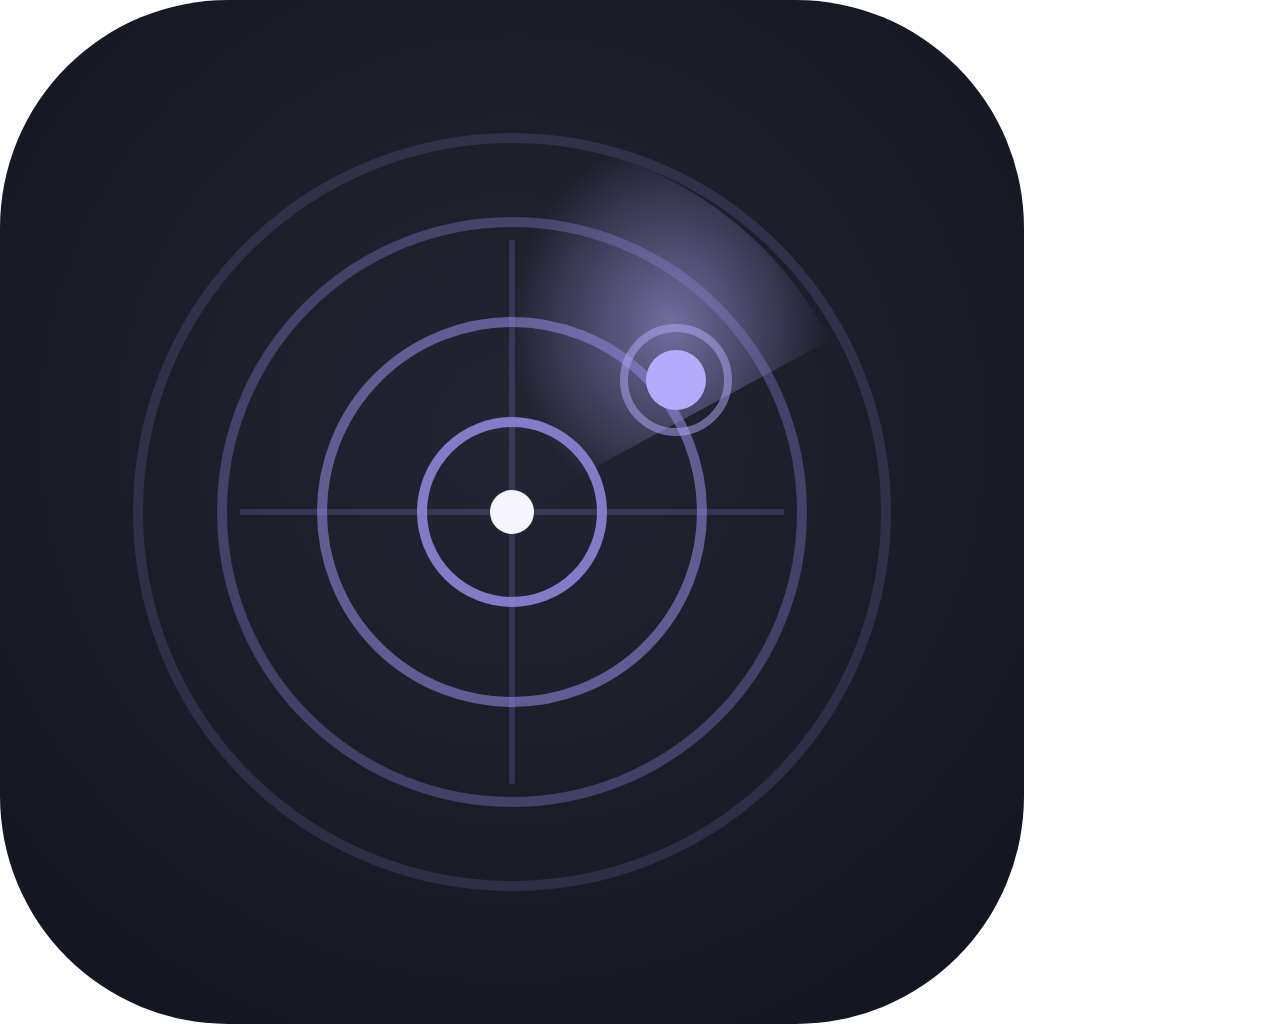
<file: app/static/icon/icon-source.html>
<!doctype html>
<html><head><style>
  html,body{margin:0;padding:0;background:transparent;}
  svg{display:block;}
</style></head>
<body>
<svg width="1024" height="1024" viewBox="0 0 1024 1024" xmlns="http://www.w3.org/2000/svg">
  <defs>
    <clipPath id="squircle">
      <rect x="0" y="0" width="1024" height="1024" rx="228" ry="228"/>
    </clipPath>
    <radialGradient id="bg" cx="50%" cy="42%" r="75%">
      <stop offset="0%" stop-color="#232532"/>
      <stop offset="100%" stop-color="#12141f"/>
    </radialGradient>
    <radialGradient id="sweepFade" cx="50%" cy="50%" r="50%">
      <stop offset="0%" stop-color="#b5abfc" stop-opacity="0.55"/>
      <stop offset="100%" stop-color="#b5abfc" stop-opacity="0"/>
    </radialGradient>
  </defs>

  <g clip-path="url(#squircle)">
    <rect x="0" y="0" width="1024" height="1024" fill="url(#bg)"/>

    <!-- sweep wedge -->
    <path d="M 512 512 L 512 138 A 374 374 0 0 1 830 340 Z" fill="url(#sweepFade)"/>

    <!-- concentric radar rings -->
    <circle cx="512" cy="512" r="90"  fill="none" stroke="#9184d9" stroke-opacity="0.9" stroke-width="10"/>
    <circle cx="512" cy="512" r="190" fill="none" stroke="#9184d9" stroke-opacity="0.6" stroke-width="10"/>
    <circle cx="512" cy="512" r="290" fill="none" stroke="#9184d9" stroke-opacity="0.35" stroke-width="10"/>
    <circle cx="512" cy="512" r="374" fill="none" stroke="#9184d9" stroke-opacity="0.18" stroke-width="10"/>

    <!-- crosshair -->
    <line x1="512" y1="240" x2="512" y2="784" stroke="#9184d9" stroke-opacity="0.22" stroke-width="6"/>
    <line x1="240" y1="512" x2="784" y2="512" stroke="#9184d9" stroke-opacity="0.22" stroke-width="6"/>

    <!-- blip -->
    <circle cx="676" cy="380" r="30" fill="#b5abfc"/>
    <circle cx="676" cy="380" r="52" fill="none" stroke="#b5abfc" stroke-opacity="0.5" stroke-width="8"/>

    <!-- center dot -->
    <circle cx="512" cy="512" r="22" fill="#f5f4ff"/>
  </g>
</svg>
</body></html>
</file>
